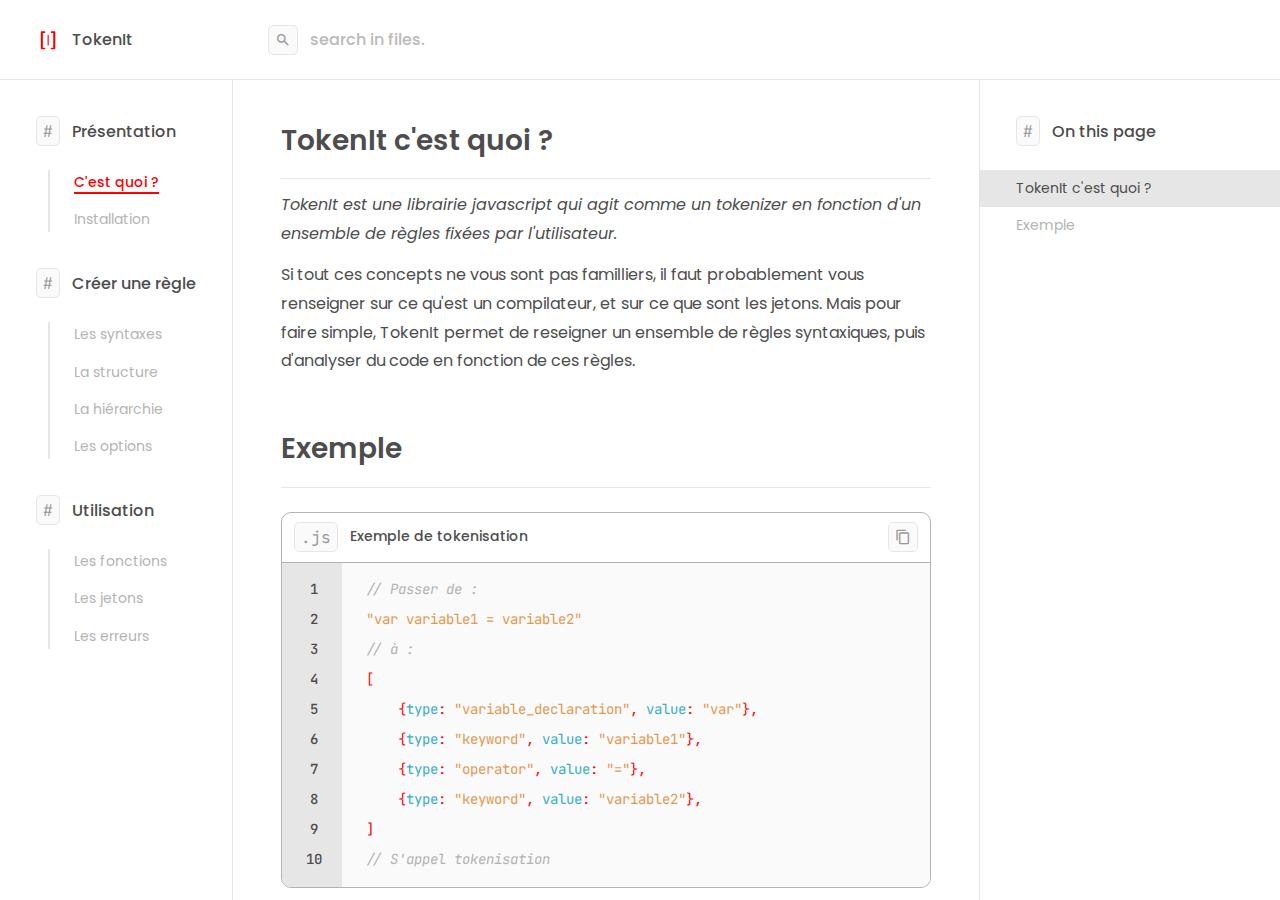
<file: index.html>
<!DOCTYPE html>

<!-- 
    change : <title> | <html lang="?"> | header > title | colors | footer > a[href]
    You can use Ctrl (or CMD) + F "change" to find fields to modify 
-->

<!-- Change the lang here -->
<html lang="fr">
<head>
    <meta charset="UTF-8">
    <meta http-equiv="X-UA-Compatible" content="IE=edge">
    <meta name="viewport" content="width=device-width, initial-scale=1.0">

    <!-- Change the title -->
    <title> | TokenIt, build languages</title>

    <link rel="icon" type="image/png" href="./favicon.png">
    <link rel="stylesheet" href="./assets/read-only/workspace.css">
    <link rel="stylesheet" href="./assets/workclass.css">
    <link rel="stylesheet" href="./assets/components.css">
    <link rel="stylesheet" href="./assets/styles.css">
    <link rel="stylesheet" href="./assets/code.css">

    <!-- Change colors here -->
    <style>
        body{
            --change-colors-here: 0;
            --color-60p: #ff0000;

            /** Main colors var - according to UI/UX standards
                --color-60p (this is the 60% main color)
                --color-30p (this is the 30% main color)
                --color-10p (this is the 10% main color)
            
            ** Grey colors
                --hue (the hue position in css hsl())
                --saturation (the saturation percentage in css hsl())

            ** CodeBox colors
                --code-hue (the hue position added to all code colors)
                --code-text (base text code color, default: var(--color-60p))
            */
        }
    </style>

</head>
<body class="ns" style="color:transparent;">

    <small-dom>

        # Change version (only one dot)
        div.doc-version "0.1"
        div.doc-loader [data-load](0)

        # Global header
        header.doc-header.mobile.mobile-flex [translate](no)
            div.doc-header-left
                img!.doc-site-logo [src](./logo.svg)
                template(site_title)
                # Change header title here
                p.doc-site-title "TokenIt"
                
            div.doc-header-right.doc-color-mode
                span.material-icons.v "light_mode"
                span.material-icons "dark_mode"

        # Global main content
        main.doc-page

            # Sidebar navigation
            section.doc-sidebar

                header.desktop.doc-header-left [translate](no)
                    img!.doc-site-logo [src](./logo.svg)
                    include(site_title)

                nav.content.ns
                    
                    
            # Main content
            section.doc-content

                header
                    div.doc-header-left
                        code.material-icons [data-core-marker] "search"
                        input [type](text) [placeholder](search in files.)

                    div.doc-header-right
                        span.material-icons.mobile "menu"

                div.content.ns


            # Summary navigation
            section.doc-summary

                header.doc-color-mode.desktop.doc-header-right [translate](no)
                    span.material-icons.v "light_mode"
                    span.material-icons "dark_mode"

                nav.content.ns
                    
                    div[data-core-catname]
                        p [data-core-marker] "#"
                        p "On this page"

                    div.summary
                    

        # Global footer
        footer.doc-footer
        

    </small-dom>

<script src="./assets/read-only/workspace.js"></script>
<script src="./assets/read-only/smallDom.js"></script>
<script src="./assets/read-only/crimson.js"></script>
<script>
    smallDomReplace();
    document.body.removeAttribute('style');

    // You can change the footer text content and link but do not touch the structure
    var footer = '<footer><a href="../">Back to site.</a><p>Back to top.</p></footer>';
</script>

<script src="./assets/read-only/scoreIt.js"></script>
<script src="./assets/read-only/nakke.js"></script>

</body>
</html>
</file>
<file: assets/read-only/workspace.css>
/* 
*   WORKSPACE.CSS
*   It is a file that contains a set of instructions to avoid css quirks and allow a faster and more reliable project start.
*   No edit needed !
*/

html{
    font-size: 62.5%;
    font-weight: normal;
    -webkit-tap-highlight-color: transparent;
    -webkit-text-size-adjust: 100%;
    overflow-wrap: break-word;
    --color-link: inherit;
}

body{
    font-size: 1.6rem;
    line-height: 1;
}

*,
*::before,
*::after{
    outline: none;

    min-width: 0;
    min-height: 0;

    margin: 0;
    padding: 0;

    box-sizing: border-box;

    font-weight: inherit;
    font-size: inherit;
    text-decoration: none;
}

ol,
ul,
li{
    list-style: none;
}

img{
    border-style: none;
}

table{
    border-collapse: collapse;
    border-spacing: 0;
}

a,
a:visited,
a:active{
    /* 
    *   default value is "inherit"
    *   change this value inside an element to affect (a:active:visited) color
    */
    color: var(--color-link);
}

pre,
code,
kbd,
samp {
    font-family: monospace;
    font-size: 1em;
}

pre{
    white-space: pre-wrap;
    line-height: normal;
    overflow: auto;
}

template{
    display: none;
}

.none{
    display: none !important;
}

.hidden{
    visibility: hidden !important;
}

/* input style corrections */

button,
input,
select,
textarea {
    border: none;
    background-color: transparent;

    color: inherit;
    font-family: inherit;
    font-size: inherit;
    line-height: inherit;
    letter-spacing: inherit;
    text-transform: none;
    vertical-align: middle;
}

[type="search"] {
    -webkit-appearance: textfield;
}

::-webkit-input-placeholder {
    color: inherit;
    opacity: 0.54;
}

::-webkit-inner-spin-button,
::-webkit-outer-spin-button {
    height: auto;
}

::-webkit-search-decoration {
    -webkit-appearance: none;
}

::-webkit-file-upload-button {
    -webkit-appearance: button;
    font: inherit;
}

/* no-scroll-bar class */

.ns::-webkit-scrollbar {
    display: none; /* Chrome, Safari, Opera */
}

.ns {
    -ms-overflow-style: none;  /* IE and Edge */
    scrollbar-width: none;  /* Firefox */
}

/* 

    # Flex-grid

    <container class="flex-grid row">

        <element></element>
        <element></element>
        <element></element>
        <element></element>

        <element class="empty"></element> -> n = (max element per row/col) - 1
        <element class="empty"></element>

    </container>

    # Grid

    container{
        display: grid;
        grid-template-columns: repeat(auto-fit, minmax((element-width)px, 1fr));
        grid-auto-rows: (height)px;
    }

*/

.flex-grid{
    display: flex;
    flex-wrap: wrap;
    align-content: flex-start;
}

.flex-grid.col{
    flex-direction: column;
}

    .flex-grid .empty{
        visibility: hidden !important;
        padding: 0 !important;
        border: none !important;
    }

    .flex-grid.row .empty{
        height: 0 !important;
        min-height: 0 !important;
        
        margin-top: 0 !important;
        margin-bottom: 0 !important;
    }
    
    .flex-grid.col .empty{
        width: 0 !important;
        min-width: 0 !important;

        margin-left: 0 !important;
        margin-right: 0 !important;
    }
</file>
<file: assets/workclass.css>
/* 
*   WORKSPACE.CSS
*   It's a file that contains a set of selectors to interact with your components and variables to set your defaults in the right way.
*   You should overwrite this file -> fixed values & -> variable values (--xxxx-base) !
*/

@import url("https://fonts.googleapis.com/icon?family=Material+Icons|Material+Icons+Outlined");

body{

    /* 
    *  Fixed values
    */

    /* default colors (p, h, placeholder, ...) */
    --hue: 0;
    --saturation: 0%;
    --opacity: 1;

    /*
    *  Color modes
    *  Light: s = 0% | m = -1
    *  Dark: s = between 100% and 200% | m = 1
    */
    --s: 0%;
    --m: -1;

    --color-00: hsla(var(--hue), var(--saturation), calc(var(--s) - 0% * var(--m)),   var(--opacity));
    --color-01: hsla(var(--hue), var(--saturation), calc(var(--s) - 10% * var(--m)),  var(--opacity));
    --color-02: hsla(var(--hue), var(--saturation), calc(var(--s) - 20% * var(--m)),  var(--opacity));
    --color-03: hsla(var(--hue), var(--saturation), calc(var(--s) - 30% * var(--m)),  var(--opacity));
    --color-05: hsla(var(--hue), var(--saturation), calc(var(--s) - 50% * var(--m)),  var(--opacity));
    --color-06: hsla(var(--hue), var(--saturation), calc(var(--s) - 60% * var(--m)),  var(--opacity));
    --color-07: hsla(var(--hue), var(--saturation), calc(var(--s) - 70% * var(--m)),  var(--opacity));
    --color-08: hsla(var(--hue), var(--saturation), calc(var(--s) - 80% * var(--m)),  var(--opacity));
    --color-09: hsla(var(--hue), var(--saturation), calc(var(--s) - 90% * var(--m)),  var(--opacity));
    --color-1:  hsla(var(--hue), var(--saturation), calc(var(--s) - 100% * var(--m)), var(--opacity));
    
    /* 
    *  colors (h, background, border, ...)
    *  prefer hsla() or rgba() format with :
    *  - var(--hue) or custom hue
    *  - custom saturation
    *  - calc(var(--s) - <brightness value%> * var(--m))
    *  - var(--opacity)
    *  you can change --opacity later in elements instead of opacity property
    */
    --color-60p: hsl(var(--hue), 90%, calc(var(--s) - 60% * var(--m)));
    --color-30p: var(--color-60p);
    --color-10p: var(--color-30p);

    --color-true:  green;
    --color-false: red;
    --color-null:  blue;

    /* change this value inside an element to affect (a:active:visited) color  */
    --color-link: inherit;

    /* font (p, h, ...) */
    --font-default:  Arial, Helvetica, sans-serif;
    --font-mono:     monospace;
    
    --font-main:     var(--font-default);
    --font-title:    var(--font-default);

    --font-thin:     300;
    --font-regular:  400;
    --font-medium:   500;
    --font-semibold: 600;
    --font-bold:     700;

    /* minmax sizes */
    --minmax-small:  100px;
    --minmax-normal: 300px;
    --minmax-medium: 400px;
    --minmax-large:  700px;

    /* 
    *  Variable values
    */

    /* base variable for all dimensions */
    --base: 1;

    /* [variable] text font size */
    --text-base:     calc(var(--base) * 1rem);
    --text-small:    calc(var(--text-base) * 1.4);
    --text-normal:   calc(var(--text-base) * 1.6);
    --text-medium:   calc(var(--text-base) * 1.8);
    
    /* [variable] title font size */
    --title-base:    calc(var(--base) * 1rem);
    --title-h1:      calc(var(--title-base) * 2.8);
    --title-h2:      calc(var(--title-base) * 2.8);
    --title-h3:      calc(var(--title-base) * 2.4);
    --title-h4:      calc(var(--title-base) * 2);

    /* [variable] radius (border-radius, ...) */
    --radius-base:   calc(var(--base) * 1px);
    --radius-small:  calc(var(--radius-base) * 5);
    --radius-normal: calc(var(--radius-base) * 10);
    --radius-medium: calc(var(--radius-base) * 15);
    --radius-large:  calc(var(--radius-base) * 20);
    --radius-round:  50%;

    /* [variable] heights and width */
    --size-base:     calc(var(--base) * 1px);
    --size-small:    calc(var(--size-base) * 30);
    --size-normal:   calc(var(--size-base) * 50);
    --size-medium:   calc(var(--size-base) * 80);
    --size-large:    calc(var(--size-base) * 120);

    /* [variable] gaps (padding, margin, gap, ...) */
    --gap-base:      calc(var(--base) * 1px);
    --gap-small:     calc(var(--gap-base) * 5);
    --gap-normal:    calc(var(--gap-base) * 10);
    --gap-medium:    calc(var(--gap-base) * 20);
    --gap-large:     calc(var(--gap-base) * 30);
    --gap-mega:     calc(var(--gap-base) * 40);

    font-family: var(--font-default);
    line-height: 1.8;

}

@supports not (color: hsl(0, calc(0% + 100%), 100%)) {
    body{
        --color-00: hsla(var(--hue), var(--saturation), 0%,   var(--opacity));
        --color-01: hsla(var(--hue), var(--saturation), 10%,  var(--opacity));
        --color-02: hsla(var(--hue), var(--saturation), 20%,  var(--opacity));
        --color-03: hsla(var(--hue), var(--saturation), 30%,  var(--opacity));
        --color-05: hsla(var(--hue), var(--saturation), 50%,  var(--opacity));
        --color-07: hsla(var(--hue), var(--saturation), 70%,  var(--opacity));
        --color-08: hsla(var(--hue), var(--saturation), 80%,  var(--opacity));
        --color-09: hsla(var(--hue), var(--saturation), 90%,  var(--opacity));
        --color-1:  hsla(var(--hue), var(--saturation), 100%, var(--opacity));

        --color-60p: hsl(var(--hue), 90%, 60%);
    }
}

body.dark_mode{
    --s: 115%;
    --m: 1;
}

body.black_mode{
    --s: 100%;
    --m: 1;
}

body.grey_mode{
    --s: 130%;
    --m: 1;
}

/* titles & text */

*{
    /* this can affect materials-icons */
    line-height: inherit;
}

.material-icons,
.material-icons-outlined,
.material-icons-round,
.material-icons-sharp,
.material-icons-two-one{
    line-height: normal;
}

h1, h2, h3, h4{
    font-family: var(--font-main);
}

/* 
*   components
*
*   > exemples :
*   [data-core-button]{ ... }
*   [data-core-button="2"]{ ... } variation
*   [data-core-button="3"]{ ... } variation
*/
</file>
<file: assets/components.css>
@import url('https://fonts.googleapis.com/css2?family=JetBrains+Mono:wght@400;500;600&family=Poppins:wght@400;500;600&display=swap');

body{
    --hue: 215;
    --gap-base: 1.2px;
    --minmax-small: 200px;
    --minmax-normal: 300px;

    --color-30p: var(--color-60p);
    --color-095: hsl(var(--hue), 0%, calc(var(--s) - 95% * var(--m)));
    --color-098: hsl(var(--hue), 0%, calc(var(--s) - 98% * var(--m)));

    --font-default:  "Poppins", Arial, Helvetica, sans-serif;
    --font-mono:     "JetBrains Mono", monospace;

    scrollbar-width: thin;
    scrollbar-color: var(--color-07) var(--color-09);

    color: var(--color-03);
}

@supports not (color: hsl(0, calc(0% + 100%), 100%)) {
    body{
        --color-095: hsl(var(--hue), 0%, 95%);
        --color-098: hsl(var(--hue), 0%, 98%);
    }
}

::-webkit-scrollbar {
    width: auto;
    height: calc(var(--size-small) / 5);
}

::-webkit-scrollbar-track {
    background: var(--color-09);
}

::-webkit-scrollbar-thumb {
    background-color: var(--color-07);
    border-radius: var(--radius-small);
}

/* TITLES */

h1, h2, h3, h4{
    font-weight: var(--font-semibold);
    position: relative;
    border-bottom: 1px solid var(--color-09);
    margin-bottom: var(--gap-medium);
}

h1:hover::before,
h2:hover::before,
h3:hover::before,
h4:hover::before{
    content: "#";

    color: var(--color-30p);
    font-weight: var(--font-regular);

    position: absolute;
    left: calc(-1 * var(--size-small));
}

h1{font-size: var(--title-h1);}
h2{font-size: var(--title-h2);}
h3{font-size: var(--title-h3);}
h4{font-size: var(--title-h4);}

h5{
    font-size: var(--text-small);
    font-weight: var(--font-medium);
}

.doc-version{
    display: none;
}

.version-block{
    display: flex;
    align-items: center;
    /* gap: var(--gap-small); */
}

.version-marker{
    flex: none;
    padding: 0 var(--gap-small);
    margin-right: var(--gap-normal);

    line-height: inherit;
    color: var(--color-30p);
    font-size: var(--text-small);
    font-weight: var(--font-regular);

    border-radius: var(--radius-small);
    background-color: var(--color-095);
}

.doc-sidebar .version-marker{
    margin-right: var(--gap-small);
}

.version-marker.new{
    color: var(--color-true);
}

.version-marker.dep{
    color: var(--color-false);
}

/* LOADERS */

.doc-loader{
    position: absolute;
    top: 0; left: 0;
    height: 3px;
    width: 0vw;

    background-color: var(--color-60p);
}

@keyframes load {
    0%{
        width: 0vw;
    }
    100%{
        width: 20vw;
    }
}

.doc-loader[data-load="0"]{
    width: 0vw;
    height: 3px;
    opacity: 1;
    transition: width 0ms, opacity 0ms;
    animation: load 2000ms ease forwards;
}

.doc-loader[data-load="50"]{
    width: 50vw;
    height: 3px;
    opacity: 1;
    transition: width 300ms ease, opacity 0ms;
}

.doc-loader[data-load="100"]{
    width: 100vw;
    height: 0px;
    opacity: 0;
    transition: width 300ms ease, opacity 200ms linear 300ms, height 0ms linear 500ms;
}

/* BUTTONS AND MARKER */

[data-core-button]{
    cursor: pointer;
    display: flex;
    align-items: center;
    justify-content: center;

    height: var(--size-normal);
    padding: 0 var(--gap-medium);

    color: var(--color-1);
    --color-link: var(--color-1);
    font-size: var(--text-normal);
    font-weight: var(--font-medium);

    background-color: var(--color-60p);
    border-radius: var(--radius-normal);
}

[data-core-button="border"]{
    color: var(--color-60p);
    --color-link: var(--color-60p);

    border: 2px solid var(--color-60p);
    background-color: transparent;
}

[data-core-marker]{
    flex: none;
    display: flex;
    align-items: center;
    height: var(--size-small);
    padding: 0 var(--gap-small);
    
    line-height: normal;

    font-family: var(--font-mono);
    font-size: var(--text-normal);
    font-weight: var(--font-regular);
    color: var(--color-06);

    border: 1px solid var(--color-09);
    border-radius: var(--radius-small);
    background-color: var(--color-098);
}

[data-core-marker].material-icons{
    font-family: 'Material Icons';
}

[data-core-marker="code"]{
    color: var(--color-30p);
    display: inline;
    vertical-align: baseline;

    margin: 0 var(--gap-small);
    
    font-size: var(--text-small);
    line-height: inherit;
}

    table [data-core-marker="code"]{
        display: inline-block;
        min-height: var(--size-small);
        height: auto;

        margin: 0;
        padding: 0 var(--gap-small);
        
        line-height: var(--size-small);
    }

/* CATEGORIES */

[data-core-catname]{
    display: flex;
    align-items: center;
    line-height: normal;
    /* gap: var(--gap-normal); */

    font-weight: var(--font-medium);
}

    [data-core-catname] [data-core-marker]{
        margin-right: var(--gap-normal);
    }

/* CODEBOX AND BLOCK */

.doc-code-box{
    max-width: 100%;
    padding: 0;
    border-radius: var(--radius-normal);
    border: 1px solid var(--color-07);

    overflow: hidden;
}

    .doc-code-box header{
        display: flex;
        align-items: center;

        height: var(--size-normal);
        padding: 0 var(--gap-normal);

        border-bottom: 1px solid var(--color-07);
    }

        .doc-code-box header > *:first-child{
            margin-right: var(--gap-normal);
        }
        .doc-code-box header > *{
            flex: none;
        }
        .doc-code-box header > h5{
            flex: 1 1 auto;
        }

        .doc-code-box > header span{
            user-select: none;
            cursor: pointer;
            position: relative;
        }
        .doc-code-box > header span.v{
            color: var(--color-60p);
        }

/* code box */

.doc-box{
    width: 100%;
    display: flex;
    align-items: stretch;
}

    .doc-box > *{
        width: 100px;
    }

.doc-table{
    flex: 1 1 auto;
    height: auto;
    
    display: flex;
    align-items: stretch;
}

.doc-table-col1{
    user-select: none;
    flex: none;
    width: 60px;
    padding: var(--gap-normal) 0;

    border-collapse: collapse;
    table-layout: fixed;
    background-color: var(--color-09);
}

.doc-table-col2{
    cursor: pointer;
    flex: 1 1 auto;
    overflow-x: auto;
    overflow-y: hidden;

    background-color: var(--color-098);
}

    .doc-table-col-block{
        cursor: text;
        display: flex;
        flex-direction: column;
        align-items: stretch;

        width: max-content;
        min-width: 100%;
        padding: var(--gap-normal) 0;
    }

    .doc-table p{
        flex: none;
        display: flex;
        align-items: center;

        width: max-content;
        min-width: 100%;
        height: var(--size-small);
        padding: 0 var(--gap-medium);

        font-weight: var(--font-medium);
        font-family: var(--font-mono);
        font-size: var(--text-small);
    }

    .doc-table p > *{
        flex: none;
        width: max-content;
    }

    @supports not (width: max-content){
        .doc-table p,
        .doc-table p > *{
            width: -moz-max-content;
        }
    }
    
    .doc-table-col1 p{
        display: flex;
        justify-content: flex-end;
    }
    .doc-table-col2 p{
        overflow: hidden;
        white-space: pre;
        font-weight: var(--font-regular);
    }

    .doc-table-col2 p:hover{
        background-color: var(--color-095);
    }
    

.doc-code-box .doc-code-test{
    flex: 0.5 1 auto;
    width: 100px;

    border-left: 1px solid var(--color-07);
    overflow: hidden;
}
</file>
<file: assets/styles.css>
/* body */
body{
    height: 100vh;
    width: 100%;

    display: flex;
    flex-direction: column;

    background-color: var(--color-1);
}

    body > *{
        flex: none;
    }

.mobile{
    display: none !important;
}

/* Medias Queries */

@media screen and (max-width: 1200px) {
    body{
        --gap-base: 1px;
    }
}

@media screen and (max-width: 1000px) {
    section.doc-content .content{
        border-left: none;
        border-right: none;
    }

    body .doc-sidebar{
        --width: 52vw;
        left: calc(-1* var(--width));
        border-right: 1px solid var(--color-09);
    }
    body .doc-summary{
        --width: 48vw;
        right: calc(-1* var(--width));
        border-left: 1px solid var(--color-09);
    }

    body .doc-summary,
    body .doc-sidebar{
        flex: none;
        --top: var(--size-medium);
        position: absolute;
        top: var(--top);
        z-index: 10;

        height: calc(100% - var(--top));
        width: var(--width);
        min-width: var(--width);
        max-width: var(--width);

        background-color: var(--color-1);
        transition: left 600ms cubic-bezier(0.215, 0.61, 0.355, 1), right 600ms cubic-bezier(0.215, 0.61, 0.355, 1);
    }

    .desktop{
        display: none !important;
    }
    .mobile{
        display: block !important;
    }
    .mobile-flex{
        display: flex !important;
    }
}

@media screen and (max-width: 600px),
       screen and (max-height: 600px) {
    body{
        --size-base: 0.7px;
        --size-small: 30px;
        --size-normal: 50px;
        --title-base: 0.8rem;
    }
}

@media screen and (max-height: 400px) {
    body{
        --size-base: 0.6px;
    }
}

@media screen and (max-width: 450px) {
    body{
        --gap-base: 0.6px;
        --gap-small: 6px;
        --gap-normal: 10px;
    }
    h1:hover::before,
    h2:hover::before,
    h3:hover::before,
    h4:hover::before{
        display: none;
    }
}


/* body header and footer */
body > header{
    width: 100%;
    height: var(--size-medium);
    padding: 0 var(--gap-large);

    border-bottom: 1px solid var(--color-09);

    display: flex;
    align-items: center;
    justify-content: space-between;
}

    body > header > *{
        flex: none;
        display: flex;
        align-items: center;
        /* gap: var(--gap-normal); */
    }

    .doc-site-title{
        flex: none;
        width: max-content;
        line-height: normal;
        font-weight: var(--font-medium);
    }

    .doc-site-logo{
        height: 24px !important;
    }

    .doc-color-mode span{
        cursor: pointer;
    }

    .dark_mode .doc-color-mode span:last-child,
    .doc-color-mode span:first-child{
        color: var(--color-60p);
    }

    .dark_mode .doc-color-mode span:first-child{
        color: var(--color-03);
    }

body > footer{
    height: 0;
}

/* main content */

main.doc-page{
    position: relative;
    flex: 1 1 auto;
    width: 100%;

    display: flex;
    flex-direction: row;

    --border: 1px solid var(--color-09);
    overflow: hidden;
}

    .doc-page > *{
        flex: none;
        height: 100%;
        min-width: var(--minmax-small);

        display: flex;
        flex-direction: column;
        align-items: stretch;
        overflow: hidden;
    }

        .doc-page > * > header{
            height: var(--size-medium);
            padding: 0 var(--gap-large);

            display: flex;
            align-items: center;

            border-bottom: var(--border);
        }

        .doc-page > * > header img{
            height: 24px;
        }

        .doc-page > * > *{
            flex: none;
        }

        .doc-page > * > .content{
            flex: 1 1 auto;
            height: 100%;
            padding: var(--gap-large) 0;

            overflow: auto;
        }

            .doc-page > * > .content > *{
                flex: 1 1 auto;
                margin-left: var(--gap-large);
                margin-right: var(--gap-large);
            }

    /* sidebar */

    .doc-sidebar{
        max-width: var(--minmax-normal);
    }

        .doc-sidebar .content{
            display: flex;
            flex-direction: column;
            /* gap: var(--gap-large); */
        }

            .doc-sidebar .content > *{
                flex: none;
                margin-bottom: var(--gap-large);
            }
            .doc-sidebar .content > *:last-child{margin-bottom: 0;}

            .cat-content{
                cursor: pointer;

                display: flex;
                flex-direction: column;
                /* gap: var(--gap-normal); */

                margin-left: var(--gap-normal);
                margin-top: var(--gap-medium);
                border-left: 2px solid var(--color-09);

                padding: 0 var(--gap-medium);

                font-size: var(--text-small);
                --color-link: var(--color-07);
            }

                .cat-content > *{
                    margin-bottom: var(--gap-normal);
                }
                .cat-content > *:last-child {margin-bottom: 0;}

                .cat-content a{
                    width: auto;
                    max-width: max-content;
                }

                .cat-content a:hover{
                    --color-link: var(--color-30p);
                }

                .cat-content a.v{
                    --color-link: var(--color-60p);
                    font-weight: var(--font-medium);
                    border-bottom: 2px solid var(--color-60p);
                }

    /* content */

    .doc-content{
        flex: 1 1 auto;
    }

    .doc-content > header{
        justify-content: space-between;
    }

        .doc-content > header span{
            cursor: pointer;
        }

        .doc-content > header > div{
            flex: none;
            display: flex;
            align-items: center;
            /* gap: var(--gap-normal); */
        }

        .doc-header-left *:first-child{
            margin-right: var(--gap-normal);
        }
        .doc-header-right *:last-child{
            margin-left: var(--gap-normal);
        }

        .doc-content > header .doc-header-left{
            flex: 1 1 auto;
        }

        .doc-content > header input{
            line-height: normal;
            flex: 1 1 auto;
        }

            .doc-content > header input::placeholder{
                font-weight: var(--font-medium);
                color: var(--color-05);
            }

        .doc-content .content{
            border-left: var(--border);
            border-right: var(--border);
            padding-bottom: 0;

            display: flex;
            flex-direction: column;
            /* gap: var(--gap-normal); */
        }

            .doc-content .content i{
                font-style: italic;
            }
            .doc-content .content b{
                font-weight: var(--font-semibold);
            }

            .doc-content .content > *{
                flex: none;
                margin-left: var(--gap-mega);
                margin-right: var(--gap-mega);
                margin-bottom: var(--gap-normal);
            }

                .doc-content .doc-code-box{
                    margin-top: var(--gap-normal);
                    margin-bottom: calc(var(--gap-normal) * 2);
                }
                
                .doc-content h1,
                .doc-content h2,
                .doc-content h3,
                .doc-content h4
                {
                    margin-top: var(--gap-large);
                    padding-bottom: var(--gap-normal);
                }
                .doc-content h1 {margin-top: 0;}

                .doc-content a{
                    cursor: pointer;
                    --color-link: var(--color-60p);
                }

            .doc-content .content ul,
            .doc-content .content ol{
                display: flex;
                flex-direction: column;
                /* gap: var(--gap-small); */
                margin-top: var(--gap-normal);
                margin-bottom: calc(var(--gap-normal) * 2);
            }  

        .doc-content ul li,
        .doc-content ol li{
            display: flex;
            margin-bottom: var(--gap-small);

            color: var(--color-05);
            padding-left: var(--gap-normal);
            list-style: none;
        }

        .doc-content ul li:last-child,
        .doc-content ol li:last-child{
            margin-bottom: 0;
        }

        .doc-content ol > li .list-dot::before{
            content: "\203A";
        }
        .doc-content ul > li .list-dot::before{
            content: "\2022";
        }

        .doc-content ul li .list-dot::before,
        .doc-content ol li .list-dot::before{
            color: var(--color-03);
            font-size: var(--text-normal);
            font-weight: var(--font-semibold);
        }

            .doc-content .list-dot{
                flex: none;
                height: 100%;
                margin-right: var(--gap-medium);
            }

        .doc-content ul ul,
        .doc-content ul ol,
        .doc-content ol ul,
        .doc-content ol ol{
            padding-left: var(--gap-large);
            margin-bottom: var(--gap-normal);
        }

        .doc-content .content img{
            margin-top: var(--gap-medium);
            margin-bottom: calc(var(--gap-normal) + var(--gap-medium));

            /* width: max-content; */
            max-width: calc(100% - var(--gap-mega) * 2);
            max-height: calc(var(--size-large) * 5);
            width: auto;
            height: auto;

            border-radius: var(--radius-small);
        }

        .doc-content .content dfn{
            max-width: max-content;
            padding: var(--gap-small) var(--gap-normal);
            
            font-size: var(--text-small);
            color: var(--color-05);
            font-style: italic;

            border-radius: var(--radius-normal);
            border: 1px solid var(--color-07);
        }

        .doc-content .content dfn::before{
            content: "> ";
            font-style: normal;
            color: var(--color-60p);
        }

        @supports not (width: max-content){
            .doc-content .content dfn{
                max-width: -moz-max-content;
            }
        }

    .doc-table-container{
        margin: var(--gap-medium) 0;
        max-width: calc(100% - var(--gap-mega) * 2);
        overflow: auto;
    }

    .doc-content table{
        table-layout: auto;
        border-collapse: collapse;

        /* width: max-content; */
        border-radius: var(--radius-small);
    }

        .doc-content table td{
            display: table-cell;
            max-width: calc(var(--size-large) * 3);
            padding: var(--gap-small) var(--gap-normal);

            word-wrap: break-word;
            vertical-align: top;
            font-size: var(--text-normal);

            border: 1px solid var(--color-09);
        }

        .doc-content table thead td{
            font-weight: var(--font-medium);
            background-color: var(--color-095);
        }

    .doc-content-nav{
        display: flex;
        justify-content: space-between;
        align-items: center;

        margin-top: var(--gap-mega);
    }

        .doc-content-nav [data-core-button]{
            --color-link: var(--color-1);
        }
        .doc-content-nav [data-core-button="border"]{
            --color-link: var(--color-60p);
        }

    .doc-content .content > footer{
        user-select: none;
        
        display: flex;
        justify-content: space-between;
        align-items: center;

        height: var(--size-medium);
        margin: 0;
        margin-top: var(--gap-large);
        padding: 0 var(--gap-mega);

        background-color: var(--color-095);
    }

        .doc-content .content > footer > *{
            cursor: pointer;
        }

    .doc-content .content > [data-flex="left"]{ align-self: flex-start; }
    .doc-content .content > [data-flex="center"]{ align-self: center; }
    .doc-content .content > [data-flex="right"]{ align-self: flex-end; }

    .doc-content .doc-available-versions{
        display: flex;
        align-items: center;
        flex-wrap: wrap;

        margin: 0;
        padding: var(--gap-normal) var(--gap-mega);

        color: var(--color-03);
        background-color: var(--color-09);
    }
    .doc-content .doc-available-versions.top{
        margin-bottom: var(--gap-large);
    }

        .doc-available-versions > *{
            flex: none;
            margin-right: var(--gap-normal);
        }

        .doc-available-versions > h5{
            flex: 0 1 auto;
            word-wrap: break-word;
        }

        .doc-available-versions > p,
        .doc-available-versions > a{
            height: var(--size-small);
            padding: 0 var(--gap-normal);

            display: flex;
            align-items: center;
            line-height: normal;

            border-radius: var(--radius-small);
            background-color: var(--color-08);
        }

    /* search */

    .doc-content .doc-search{
        cursor: pointer;
        display: flex;
        flex-direction: column;
        /* gap: var(--gap-normal); */
        margin-top: var(--gap-medium);
    }

        .doc-content .doc-search > *{
            margin-bottom: var(--gap-normal);
        }

        .doc-search:hover .doc-search-desc{
            background-color: var(--color-095);
        }

        .doc-content .doc-search header{
            display: flex;
            align-items: center;
            /* gap: var(--gap-normal); */
            padding: 0 var(--gap-normal);
        }

            .doc-search header h5{
                font-size: var(--font-normal);
                font-weight: var(--font-semibold);
                margin-left: var(--gap-normal);
            }

        .doc-content .doc-search-desc{
            padding: var(--gap-normal);
            max-width: var(--minmax-medium);
            border-radius: var(--radius-normal);
            border: 1px solid var(--color-07);
        }

        .doc-search mark{
            padding: 0 var(--gap-small);
            background-color: var(--color-10p);
            color: inherit;
        }

    /* summary */

    .doc-summary{
        max-width: var(--minmax-normal);
    }

        .doc-summary > header{
            justify-content: flex-end;
        }

        .doc-summary .summary{
            user-select: none;
            cursor: pointer;
            display: flex;
            flex-direction: column;

            margin: 0;
            margin-top: var(--gap-medium);
        }

            .doc-summary .summary > *{
                flex: none;
            }

            .doc-summary a{
                display: flex;
                align-items: flex-start;

                /* min-height: var(--size-small); */
                padding: var(--gap-small) var(--gap-large);
                font-size: var(--text-small);
                --color-link: var(--color-07);
            }

            .doc-summary a:hover{
                background-color: var(--color-095);
            }

            .doc-summary a.v{
                --color-link: var(--color-03);
                background-color: var(--color-09);
                /* font-weight: var(--font-medium); */
            }
                .doc-summary .h3::before,
                .doc-summary .h4::before{
                    content: "\2022";
                    color: var(--color-08);
                    margin-right: var(--gap-normal);
                    margin-left: 0;
                }

                .doc-summary .h4::before{
                    content: "\203A";
                    font-weight: var(--font-semibold);
                    margin-left: var(--gap-medium);
                }
</file>
<file: assets/code.css>
body{

    --code-hue: 0;

    --code-text: var(--color-60p);
    
    --code-tag: hsl(calc(var(--code-hue) + 0), 70%, 60%);
    --code-attribute: hsl(calc(var(--code-hue) + 280), 60%, 60%);
    --code-class: hsl(calc(var(--code-hue) + 65), 60%, 50%);
    --code-keyword: hsl(calc(var(--code-hue) + 280), 80%, 60%);

    --code-string: hsl(calc(var(--code-hue) + 30), 70%, 60%);

    --code-comment: var(--color-07);
    --code-regex: hsl(calc(var(--code-hue) + 30), 60%, 50%);

    --code-function: hsl(calc(var(--code-hue) + 45), 60%, 60%);
    --code-declaration: hsl(calc(var(--code-hue) + 190), 55%, 50%);

}

@supports not (color: hsl(0, calc(0% + 100%), 100%)) {
    /* default color compatibility */
    body {
        --code-tag: hsl(0, 70%, 60%);
        --code-attribute: hsl(280, 60%, 60%);
        --code-class: hsl(65, 60%, 50%);
        --code-keyword: hsl(280, 80%, 60%);
        --code-string: hsl(30, 70%, 60%);
        --code-regex: hsl(30, 60%, 50%);
        --code-function: hsl(45, 60%, 60%);
        --code-declaration: hsl(190, 55%, 50%);
    }
}

/* overwrite default code color */
.doc-table-col2 p{
    color: var(--code-text);
}

[data-language]{
    white-space: pre;
}
[data-language] > span{
    white-space: pre;
}

/* Colors apply */

[data-language] .tag{
    color: var(--code-tag);
}

    [data-language] .tag > *{
        color: var(--code-tag);
    }

[data-language] .keyword{
    color: var(--code-keyword);
}
[data-language] .attribute{
    color: var(--code-attribute);
}
[data-language] .class{
    color: var(--code-class);
}

[data-language] .function{
    color: var(--code-function);
}
    [data-language] .function > *{
        color: var(--code-function);
    }

[data-language] .regex{
    color: var(--code-regex);
}

[data-language] .comment{
    font-style: italic;
    color: var(--code-comment);
}

[data-language] .declaration{
    color: var(--code-declaration);
}

    [data-language] .declaration > *{
        color: var(--code-declaration);
    }

    [data-language] .declaration > .comment{
        color: var(--code-comment);
    }

[data-language] .string{
    color: var(--code-string);
}
    [data-language] .string > *{
        color: var(--code-string);
    }
</file>
